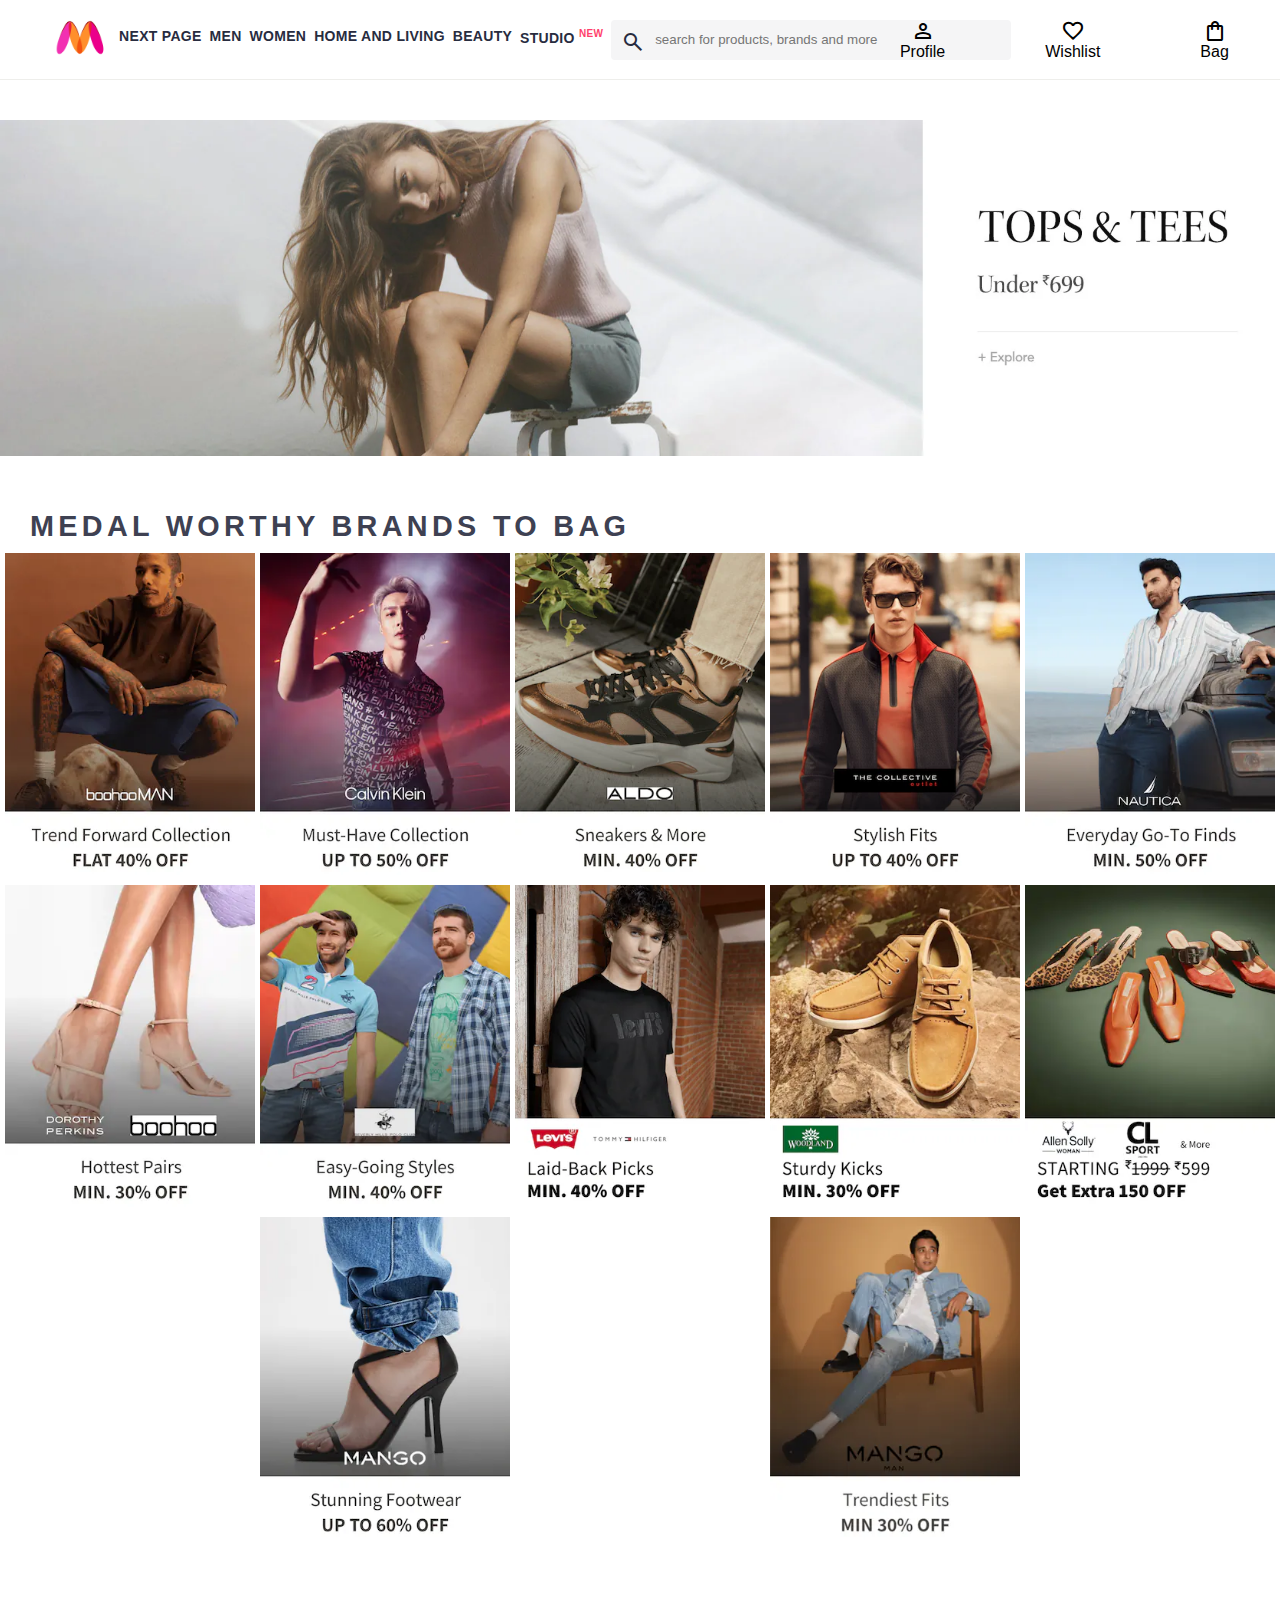
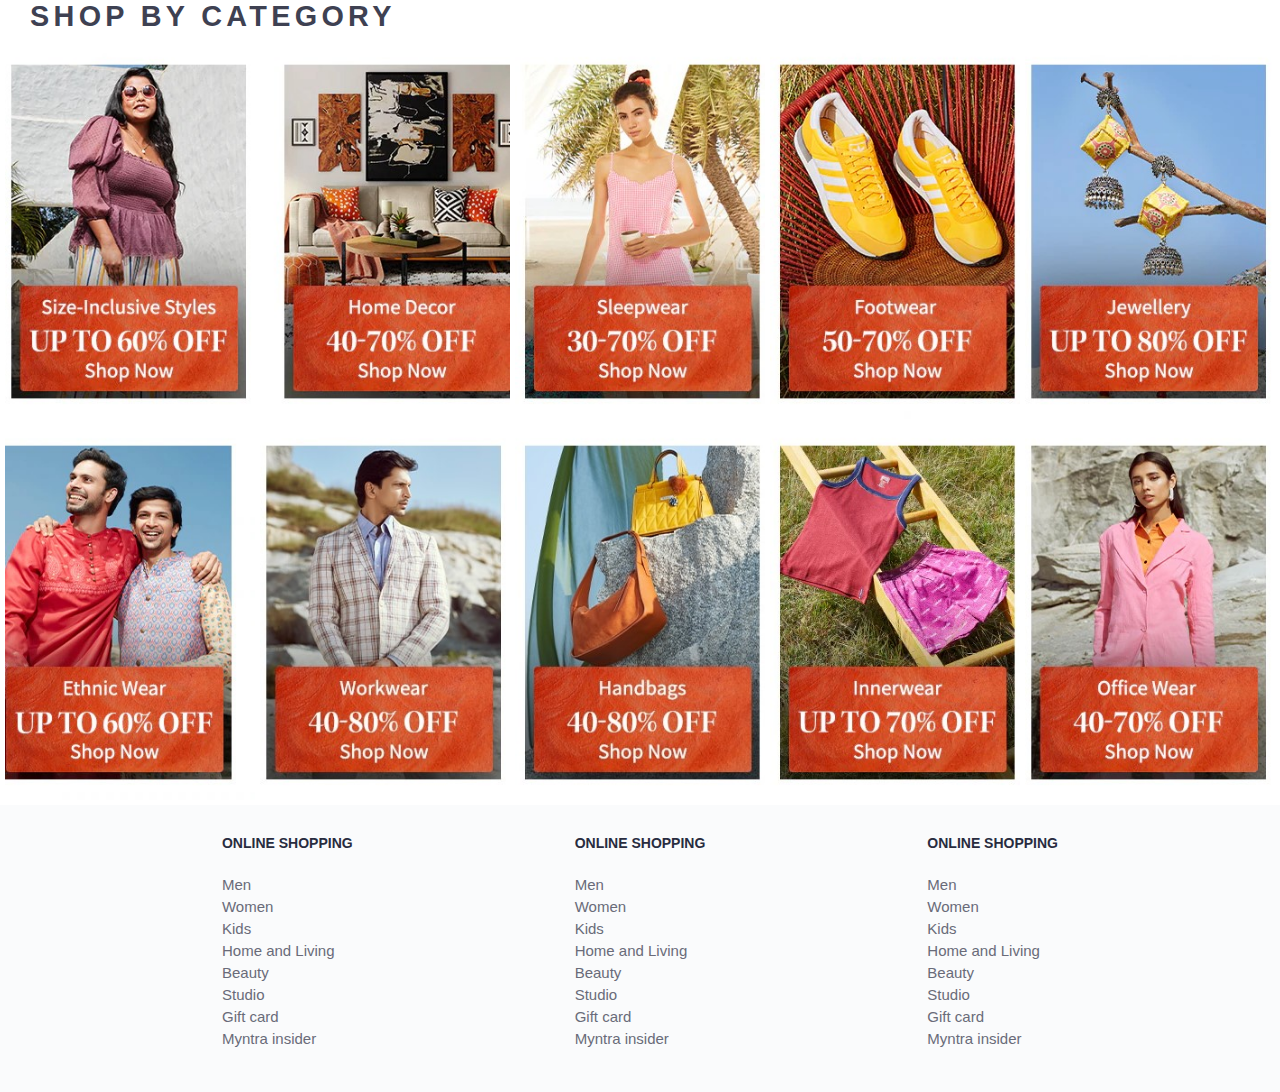
<file: Myntra/index.html>
<!DOCTYPE html>
<html lang="en">
  <head>
    <meta charset="UTF-8" />
    <meta name="viewport" content="width=device-width, initial-scale=1.0" />
    <title>Myntra</title>
    <link rel="stylesheet" href="index.css" />
    <link
      rel="stylesheet"
      href="https://fonts.googleapis.com/css2?family=Material+Symbols+Outlined:opsz,wght,FILL,GRAD@20..48,100..700,0..1,-50..200"
    />
  </head>
  <body>
    <header>
      <div class="logo_container">
        <a href="#"
          ><img
            src="Images/myntra_logo.webp"
            alt="myntra-logo"
            class="myntra_home"
        /></a>
      </div>
      <nav class="navbar">
        <a href="index2.html">Next Page</a>
        <a href="#">Men</a>
        <a href="#">Women</a>
        <a href="#">Home and Living</a>
        <a href="#">Beauty</a>
        <a href="#">Studio <sup>New</sup></a>
      </nav>
      <div class="search_bar">
        <span class="material-symbols-outlined search_icon"> search </span>
        <input
          type="text"
          placeholder="search for products, brands and more"
          class="search_input"
        />
      </div>
      <div class="action_bar">
        <div class="action_container">
          <span class="material-symbols-outlined action_icon"> person </span>
          <span class="action_name">Profile</span>
        </div>
        <div class="action_container">
          <span class="material-symbols-outlined action_icon"> favorite </span>
          <span class="action_name">Wishlist</span>
        </div>
        <div class="action_container">
          <span class="material-symbols-outlined action_icon">
            shopping_bag
          </span>
          <span class="action_name">Bag</span>
        </div>
      </div>
    </header>
    <main>
      <div class="banner_container">
        <img src="Images/banner.jpg" alt="main_banner" class="image_banner" />
      </div>
      <div class="category_heading">medal worthy brands to bag</div>
      <div class="category_items">
        <a href="#"
          ><img src="Images/anither/1.png" alt="sale_item" class="sale_item"
        /></a>
        <a href="#"
          ><img src="Images/anither/2.png" alt="sale_item" class="sale_item"
        /></a>
        <a href="#"
          ><img src="Images/anither/3.png" alt="sale_item" class="sale_item"
        /></a>
        <a href="#"
          ><img src="Images/anither/4.png" alt="sale_item" class="sale_item"
        /></a>
        <a href="#"
          ><img src="Images/anither/5.png" alt="sale_item" class="sale_item"
        /></a>
        <a href="#"
          ><img src="Images/anither/6.png" alt="sale_item" class="sale_item"
        /></a>
        <a href="#"
          ><img src="Images/anither/7.png" alt="sale_item" class="sale_item"
        /></a>
        <a href="#"
          ><img src="Images/anither/8.png" alt="sale_item" class="sale_item"
        /></a>
        <a href="#"
          ><img src="Images/anither/9.png" alt="sale_item" class="sale_item"
        /></a>
        <a href="#"
          ><img src="Images/anither/10.png" alt="sale_item" class="sale_item"
        /></a>
        <a href="#"
          ><img src="Images/anither/11.png" alt="sale_item" class="sale_item"
        /></a>
        <a href="#"
          ><img src="Images/anither/12.png" alt="sale_item" class="sale_item"
        /></a>
      </div>

      <div class="category_heading">shop by category</div>
      <div class="category_items">
        <a href="#"
          ><img src="Images/Categories/1.jpg "   alt="sale_item" class="sale_item"
        /></a>
        <a href="#"
          ><img src="Images/Categories/2.jpg" alt="sale_item" class="sale_item"
        /></a>
        <a href="#"
          ><img src="Images/Categories/3.jpg" alt="sale_item" class="sale_item"
        /></a>
        <a href="#"
          ><img src="Images/Categories/4.jpg" alt="sale_item" class="sale_item"
        /></a>
        <a href="#"
          ><img src="Images/Categories/5.jpg" alt="sale_item" class="sale_item"
        /></a>
        <a href="#"
          ><img src="Images/Categories/6.jpg" alt="sale_item" class="sale_item"
        /></a>
        <a href="#"
          ><img src="Images/Categories/7.jpg" alt="sale_item" class="sale_item"
        /></a>
        <a href="#"
          ><img src="Images/Categories/8.jpg" alt="sale_item" class="sale_item"
        /></a>
        <a href="#"
          ><img src="Images/Categories/9.jpg" alt="sale_item" class="sale_item"
        /></a>
        <a href="#"
          ><img src="Images/Categories/10.jpg" alt="sale_item" class="sale_item"
        /></a>
      </div>
    </main>
    <footer>
        <div class="footer_container">
            <div class="footer_column">
                <h3>ONLINE SHOPPING</h3>
                <a href="#">Men</a>
                <a href="#">Women</a>
                <a href="#">Kids</a>
                <a href="#">Home and Living</a>
                <a href="#">Beauty</a>
                <a href="#">Studio</a>
                <a href="#">Gift card</a>
                <a href="#">Myntra insider</a>
            </div>

            <div class="footer_column">
                <h3>ONLINE SHOPPING</h3>
                <a href="#">Men</a>
                <a href="#">Women</a>
                <a href="#">Kids</a>
                <a href="#">Home and Living</a>
                <a href="#">Beauty</a>
                <a href="#">Studio</a>
                <a href="#">Gift card</a>
                <a href="#">Myntra insider</a>
            </div>

            <div class="footer_column">
                <h3>ONLINE SHOPPING</h3>
                <a href="#">Men</a>
                <a href="#">Women</a>
                <a href="#">Kids</a>
                <a href="#">Home and Living</a>
                <a href="#">Beauty</a>
                <a href="#">Studio</a>
                <a href="#">Gift card</a>
                <a href="#">Myntra insider</a>
            </div>
        </div>
    </footer>
  </body>
</html>
</file>
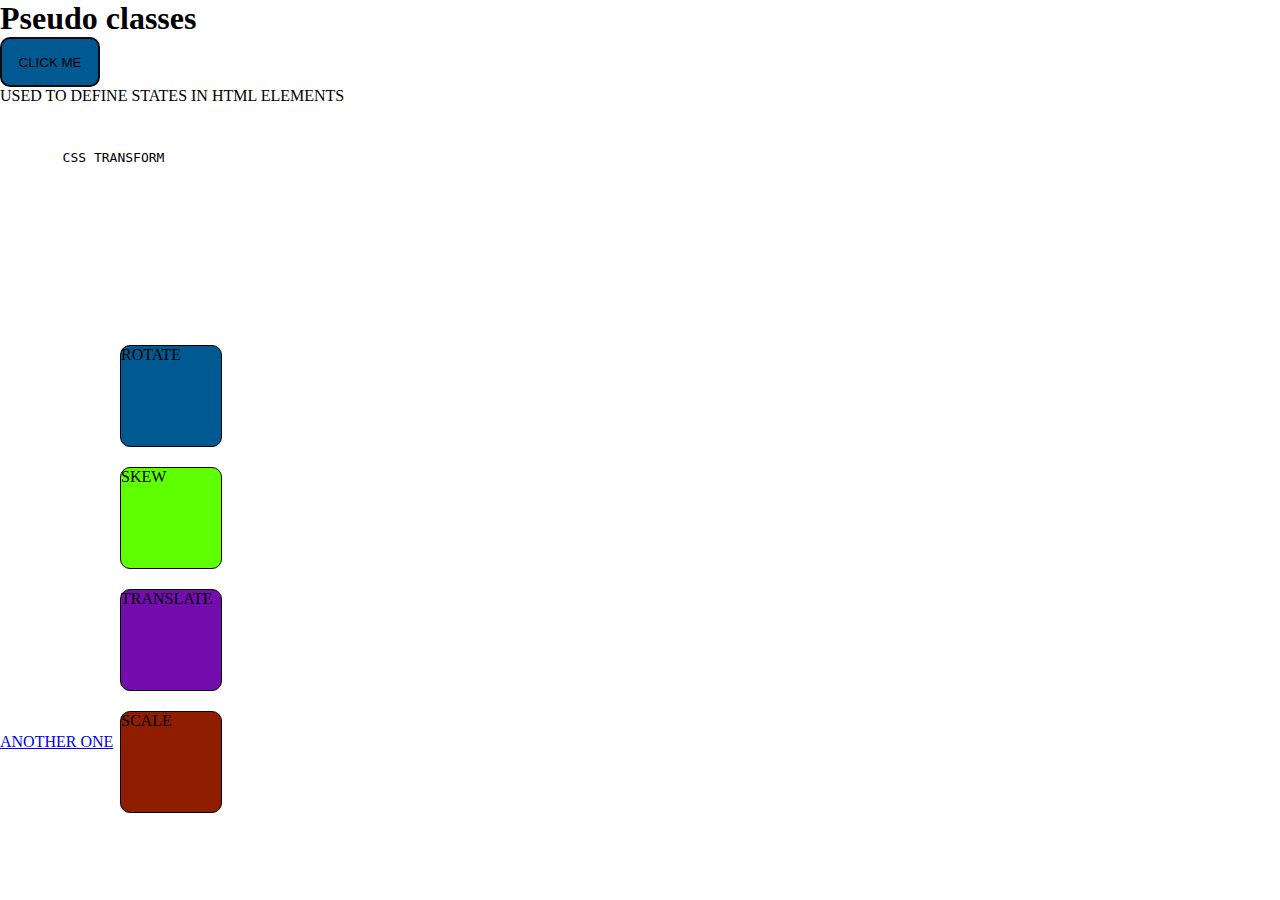
<file: index10.html>
<!DOCTYPE html>
<html lang="en">
<head>
    <meta charset="UTF-8">
    <meta name="viewport" content="width=device-width, initial-scale=1.0">
    <title>Document</title>
    <style>
        *{
            margin: 0;
            padding: 0;
        }
        button {
            background-color: #005990;
            border: 2px solid rgb(12, 10, 10);
            border-radius: 10px;
/* 
            transition-property: all;
            transition-duration: 0.5s;
            transition-timing-function: steps(5);
            transition-delay: 0s; */


            transition: all 0.5s steps(3) 0s;
        }

        button:hover {
            background-color: aliceblue;
            box-shadow: 5px 5px 10px 1px;
            cursor: pointer;
        }

        button:active {
            background-color: #005990;
        }

        .box {
            width: 100px;
            height: 100px;
            border: 1px solid black;
            border-radius: 10px;
            margin: 20px;
            position: relative;
            top: 100px;
            left: 100px;
        }

        #box1 {
            background-color: #005990;
        }
        
        #box2 {
            background-color: #5eff00;
        }

        #box3 {
            background-color: #730dad;
        }

        #box4 {
            background-color: #901d00;
        }

        #box1:hover{
            transform: rotate(90deg);
            transition: all 0.5s ease-in-out 0s;
        }


        #box4:hover{
            transform: scale(0.5);
            transition: all 0.4s ease-in-out;
        }
        
        #box2:hover{
            transform: skew(90deg);
            transition: all 0.4s ease-in-out;
        }
        
        #box3:hover{
            transform: translate(50px, 50px);
            transition: all 0.4s ease-in-out;
        }
    </style>
</head>
<body>
    <h1>Pseudo classes</h1>

    <button style="height: 50px; width: 100px;">CLICK ME</button>
    <p>USED TO DEFINE STATES IN HTML ELEMENTS</p>


    <pre>
        
        
        
        CSS TRANSFORM



    </pre>

    

    <div id="box1" class="box">ROTATE</div>
    <div id="box2" class="box">SKEW</div>
    <div id="box3" class="box">TRANSLATE</div>
    <div id="box4" class="box">SCALE</div>



    <a href="index11.html">ANOTHER ONE</a>

</body>
</html>
</file>
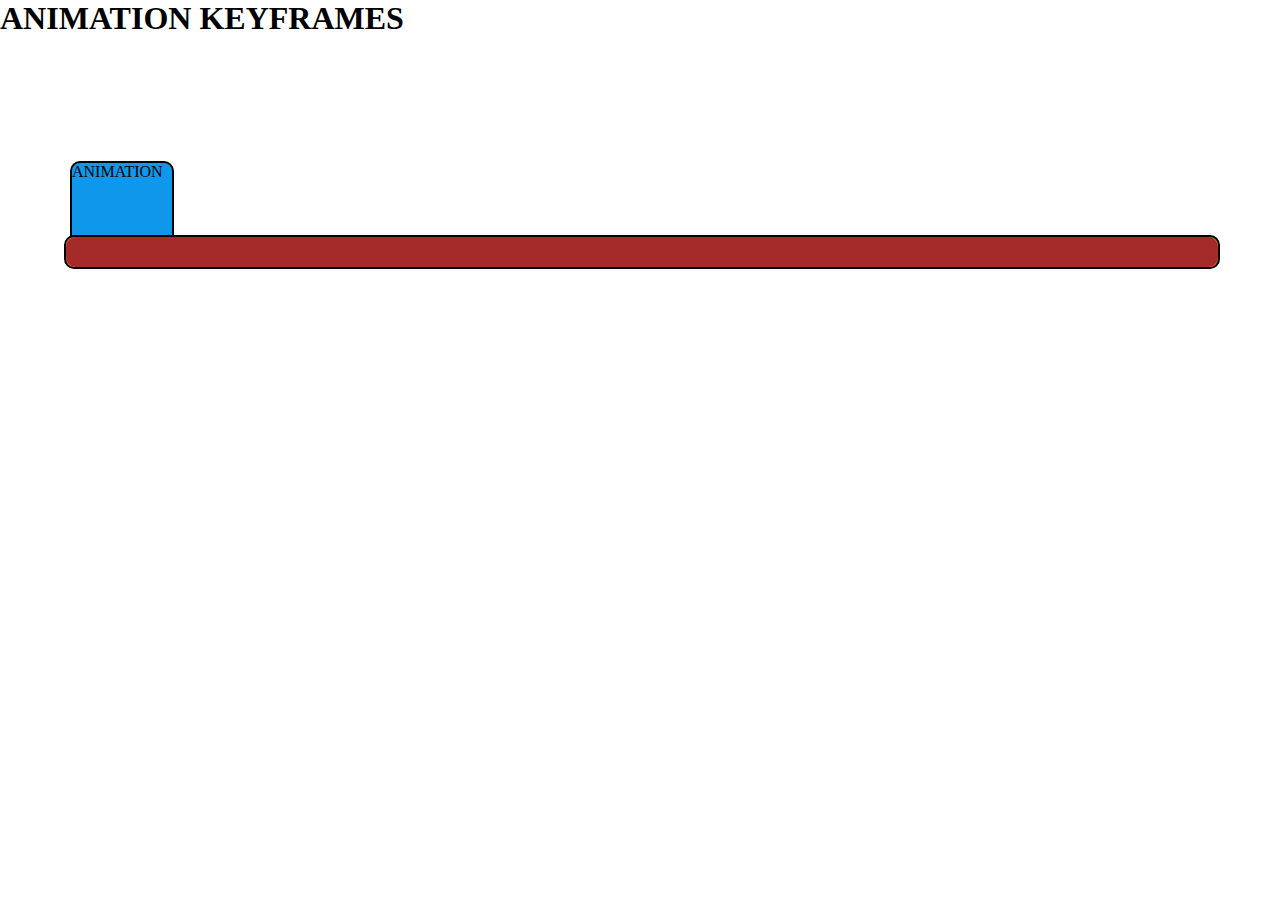
<file: index11.html>
<!DOCTYPE html>
<html lang="en">
<head>
    <meta charset="UTF-8">
    <meta name="viewport" content="width=device-width, initial-scale=1.0">
    <title>Document</title>
    <style>
        *{
            margin: 0;
            padding: 0;
        }

        .box {
            width: 100px;
            height: 100px;
            border: 2px solid black;
            border-radius: 10px;
            margin: 20px;
            position: relative;
            top: 50px;
            left: 50px;


            animation-name: towardsRight;
            animation-duration: 1s;
            animation-timing-function: ease-in-out;
            animation-delay: 0s;
            animation-iteration-count: infinite;
            animation-direction: alternate;
        }

        #box1 {
            background-color: #0f97ec;
        }

        #progress {
            height: 30px;
            width: 90%;
            background-color: chocolate;
            border: 2px solid black;
            border-radius: 10px;
            position: relative;
            left: 5%;
        }

        #bar {
            background-color: brown;
            height: 100%;
            border-radius: 10px;


            animation: progressBar 3s;
        }

        @keyframes towardsRight {
            /* from{
                left: 10px;
            }
            to{
                left: 200px;
            } */

            0% {
                left: 100px;
                z-index: 10;
            }
            50% {
                top: 200px;
            }
            100%{
                right: 100px;
                position: relative;
            }
        }

        @keyframes progressBar {
            0% {
                width: 0%;
            }
            50% {
                width: 50%;
            }
            90%{
                width: 20%;
            }
            100%{
                width: 100%;
            }
        }
    </style>
</head>
<body>
    <h1>ANIMATION KEYFRAMES</h1>
<br>
<br>
<br>
    <div id="box1" class="box">ANIMATION</div>
    <div id="progress">
        <div id="bar"></div>
    </div>
</body>
</html>
</file>
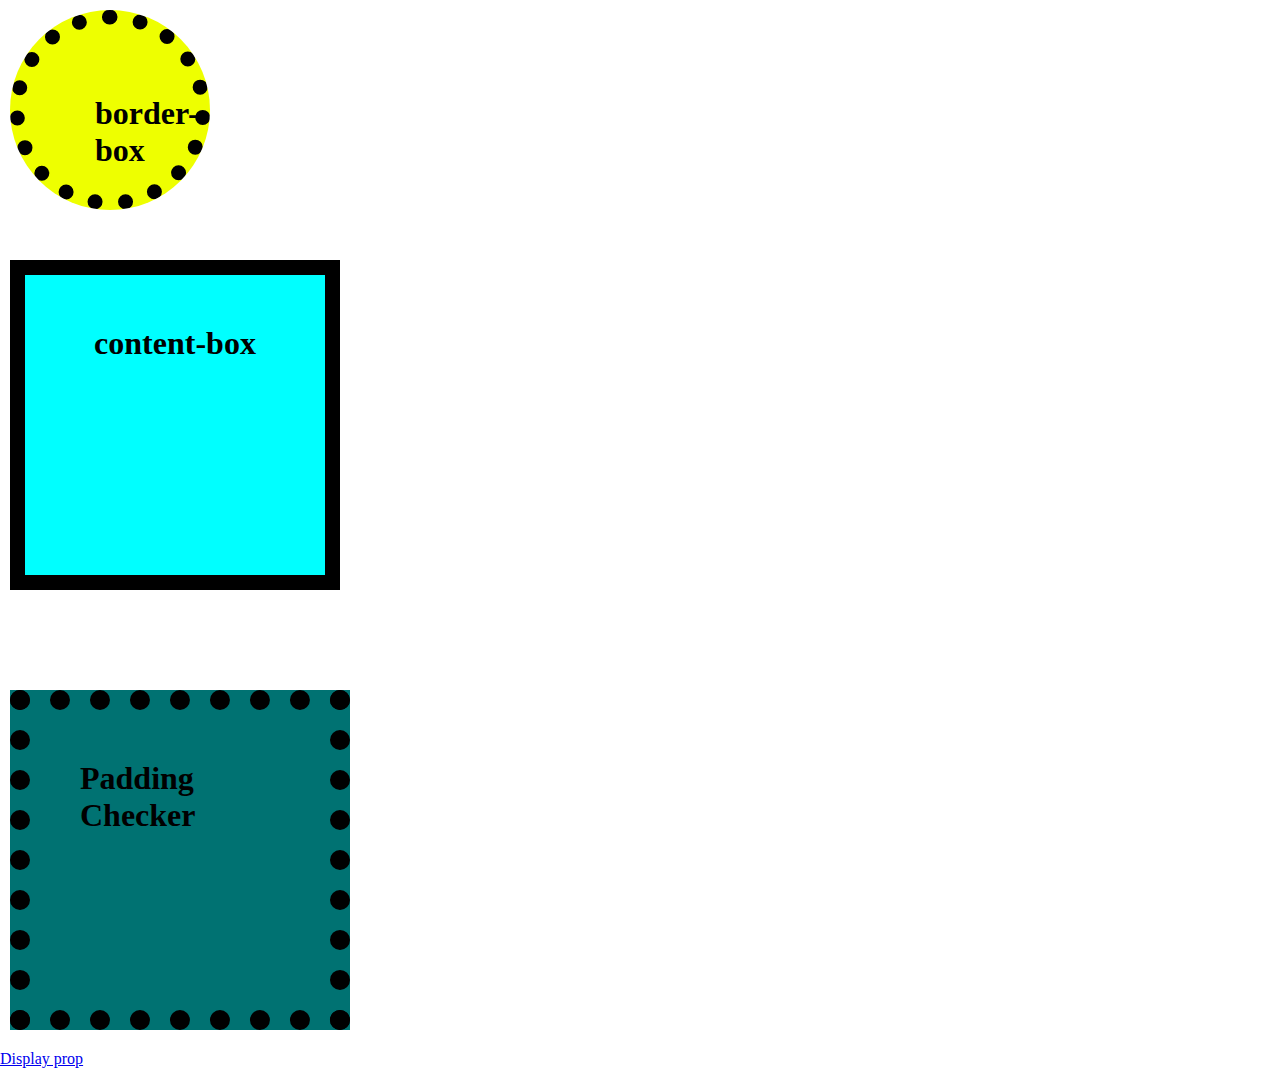
<file: index2.html>
<!DOCTYPE html>
<html lang="en">
<head>
    <meta charset="UTF-8">
    <meta name="viewport" content="width=device-width, initial-scale=1.0">
    <title>Box model</title>
    <style>
        *{
            margin: 0;
            padding: 0;
        }
        #main_container {
            background-color: rgb(238, 255, 0);
            width: 200px;
            height: 200px;
            padding: 70px;
            margin: 10px 10px 50px 10px;
            text-align: center;
            border: 15px dotted black;
            box-sizing: border-box;
            border-radius: 200px;
        }
        #main_container2 {
            background-color: aqua;
            width: 200px;
            height: 200px;
            padding: 50px;
            margin: 10px 10px 50px 10px;
            text-align: center;
            border: 15px solid black;
            /* border-radius: 200px; */
            box-sizing: content-box;
        }
        #container {
            background-color: rgb(0, 114, 114);
            width: 200px;
            height: 200px;
            padding: 50px;
            margin: 100px 10px 20px 10px;
            border: 20px dotted black;
            /* border-radius: 20px; */
        }
    </style>
</head>
<body>
    <div id="main_container">
        <h1>border-box</h1>
    </div>
    <div id="main_container2">
        <h1>content-box</h1>
    </div>
    <div id="container">
        <h1>Padding Checker</h1>
    </div>

    <a href="index3.html">Display prop</a>

</body>
</html>
</file>
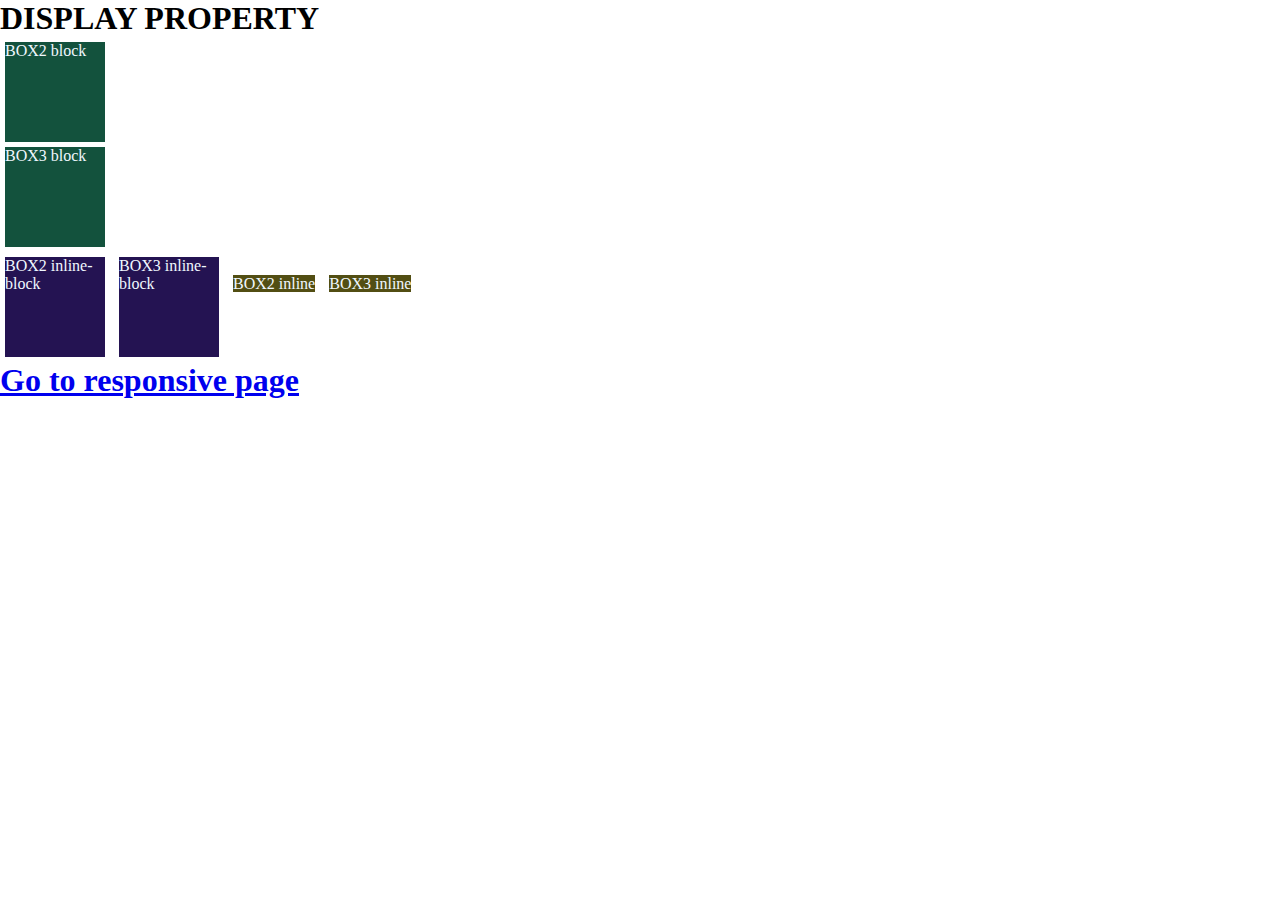
<file: index3.html>
<!DOCTYPE html>
<html lang="en">
<head>
    <meta charset="UTF-8">
    <meta name="viewport" content="width=device-width, initial-scale=1.0">
    <title>Document</title>
    <style>
        * {
            margin: 0;
            padding: 0;
        }
        .box {
            height: 100px;
            width: 100px;
            background-color: rgb(19, 82, 61);
            margin: 5px;
            color: aliceblue;
            display: block;
        }
        .box1 {
            height: 100px;
            width: 100px;
            background-color: rgb(82, 78, 19);
            margin: 5px;
            color: aliceblue;
            display: inline;
        }
        .box2 {
            height: 100px;
            width: 100px;
            background-color: rgb(36, 19, 82);
            margin: 5px;
            color: aliceblue;
            display: inline-block;
        }

        #box1 {
            display: none;
        }
    </style>
</head>
<body>
    <h1>DISPLAY PROPERTY</h1>
    
    <div id="box1" class="box">BOX1 block</div>
    <div id="box2" class="box">BOX2 block</div>
    <div id="box3" class="box">BOX3 block</div>
    <div id="box1" class="box2">BOX1 inline-block</div>
    <div id="box2" class="box2">BOX2 inline-block</div>
    <div id="box3" class="box2">BOX3 inline-block</div>
    <div id="box1" class="box1">BOX1 inline</div>
    <div id="box2" class="box1">BOX2 inline</div>
    <div id="box3" class="box1">BOX3 inline</div>



    <h1>
        <a href="index4.html">Go to responsive page</a>
    </h1>
</body>
</html>
</file>
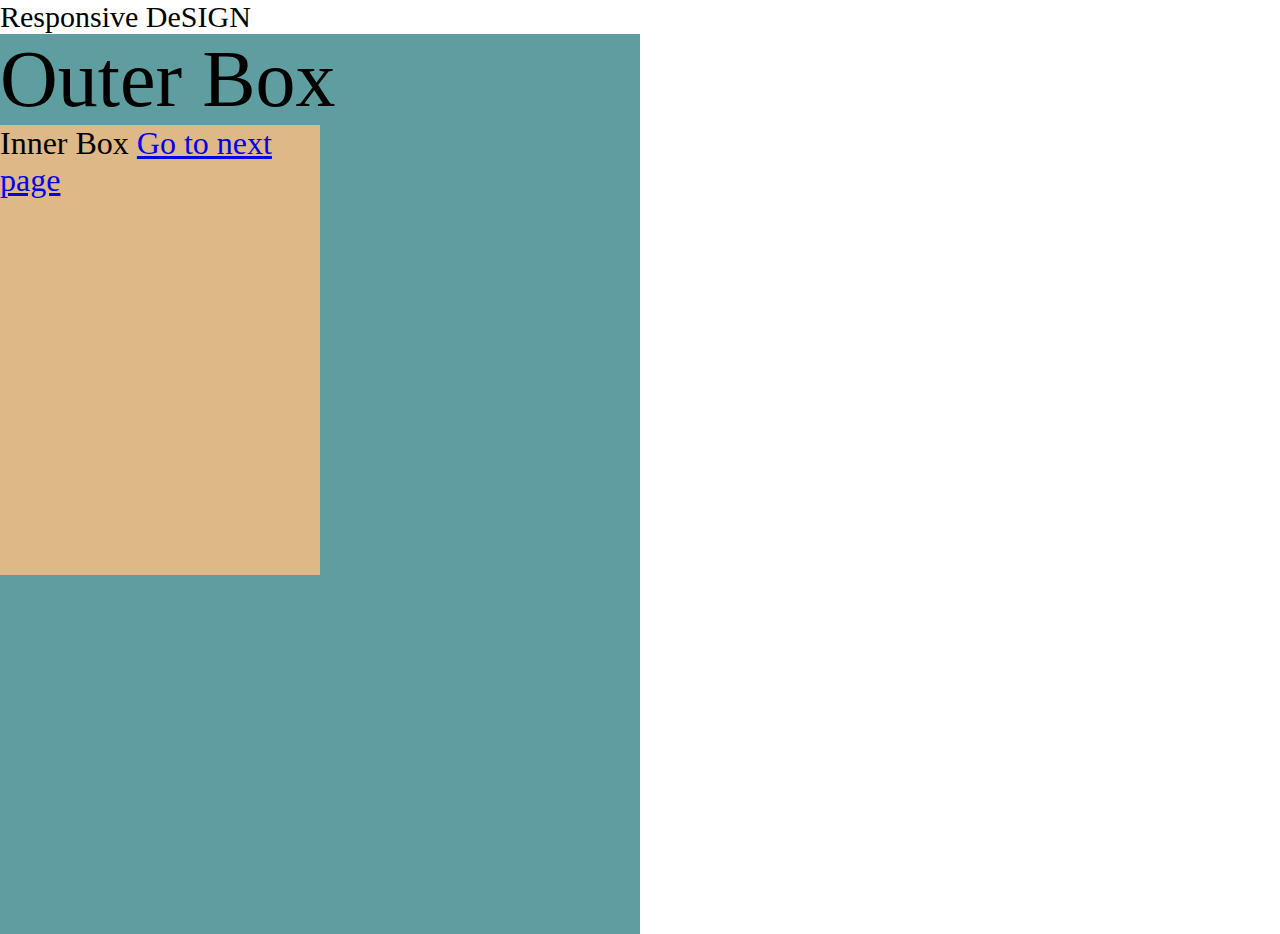
<file: index4.html>
<!DOCTYPE html>
<html lang="en">
<head>
    <meta charset="UTF-8">
    <meta name="viewport" content="width=device-width, initial-scale=1.0">
    <title>Document</title>
    <style>

        * {
            margin: 0;
            padding: 0;
            
        }
        body {
            font-size: 30px;
        }
        #bigBox{
            height: 100vh;
            width: 50vw;
            background-color: cadetblue;
            font-size: 5rem;
        }

        #smallBox {
            height: 50%;
            width: 50%;
            background-color: burlywood;
            font-size: 2rem;
        }
    </style>
</head>
<body>
    Responsive DeSIGN

    <!-- <iframe src="https://www.wikipedia.org/" height="400px" width="500px"></iframe> -->


    <div id="bigBox">
            Outer Box       
        <div id="smallBox">
            Inner Box
            <a href="index5.html">Go to next page</a>
        </div>
    </div>
</body>
</html>
</file>
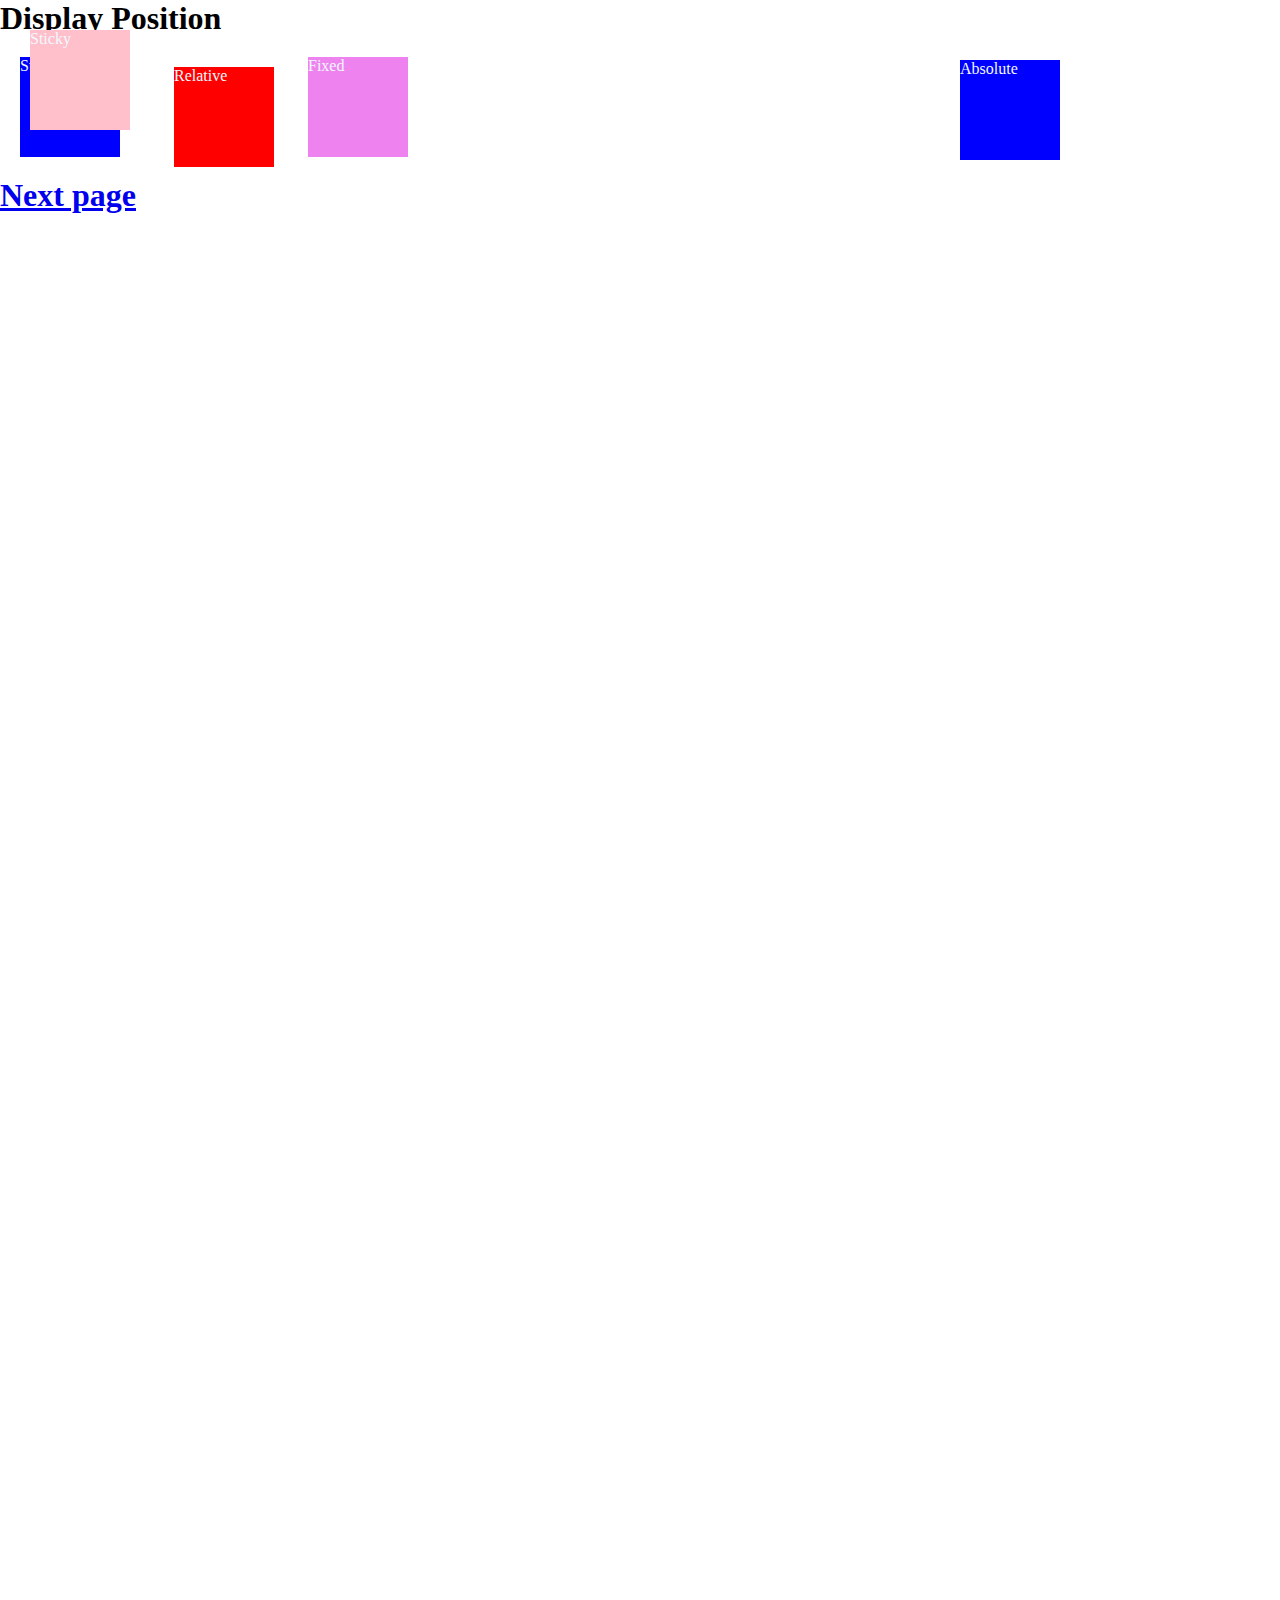
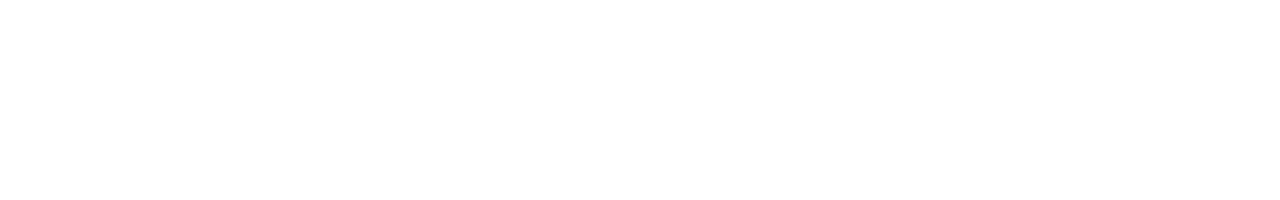
<file: index5.html>
<!DOCTYPE html>
<html lang="en">
<head>
    <meta charset="UTF-8">
    <meta name="viewport" content="width=device-width, initial-scale=1.0">
    <title>Document</title>
    <style>

        *{
            margin: 0;
            padding: 0;
        }
        body {
            height: 200vh;
        }
        div {
            width: 100px;
            height: 100px;
            background-color: blue;
            margin: 20px;
            display: inline-block;
            color: aliceblue;
        }

        #div1 {
            position: static;
        }

        #div2 {
            position: relative;
            top: 10px;
            left: 10px;
            background-color: red;
        }
        #div3 {
            position: absolute;
            top: 40px;
            right: 200px;
            z-index: 10;
        }
        #div4 {
            position: fixed;
            top: 10px;
            left: 10px;
            background-color: pink;
        }
        #div5 {
            position: sticky;
            top: 10px;
            left: 10px;
            background-color: violet;
        }
    </style>
</head>
<body>
    <h1>Display Position</h1>
    
    <div id="div1">Static</div>
    <div id="div2">Relative</div>
    <div id="div3">Absolute</div>
    <div id="div4">Sticky</div>
    <div id="div5">Fixed</div>

    <h1><a href="index6.html">Next page</a></h1>
    
</body>
</html>
</file>
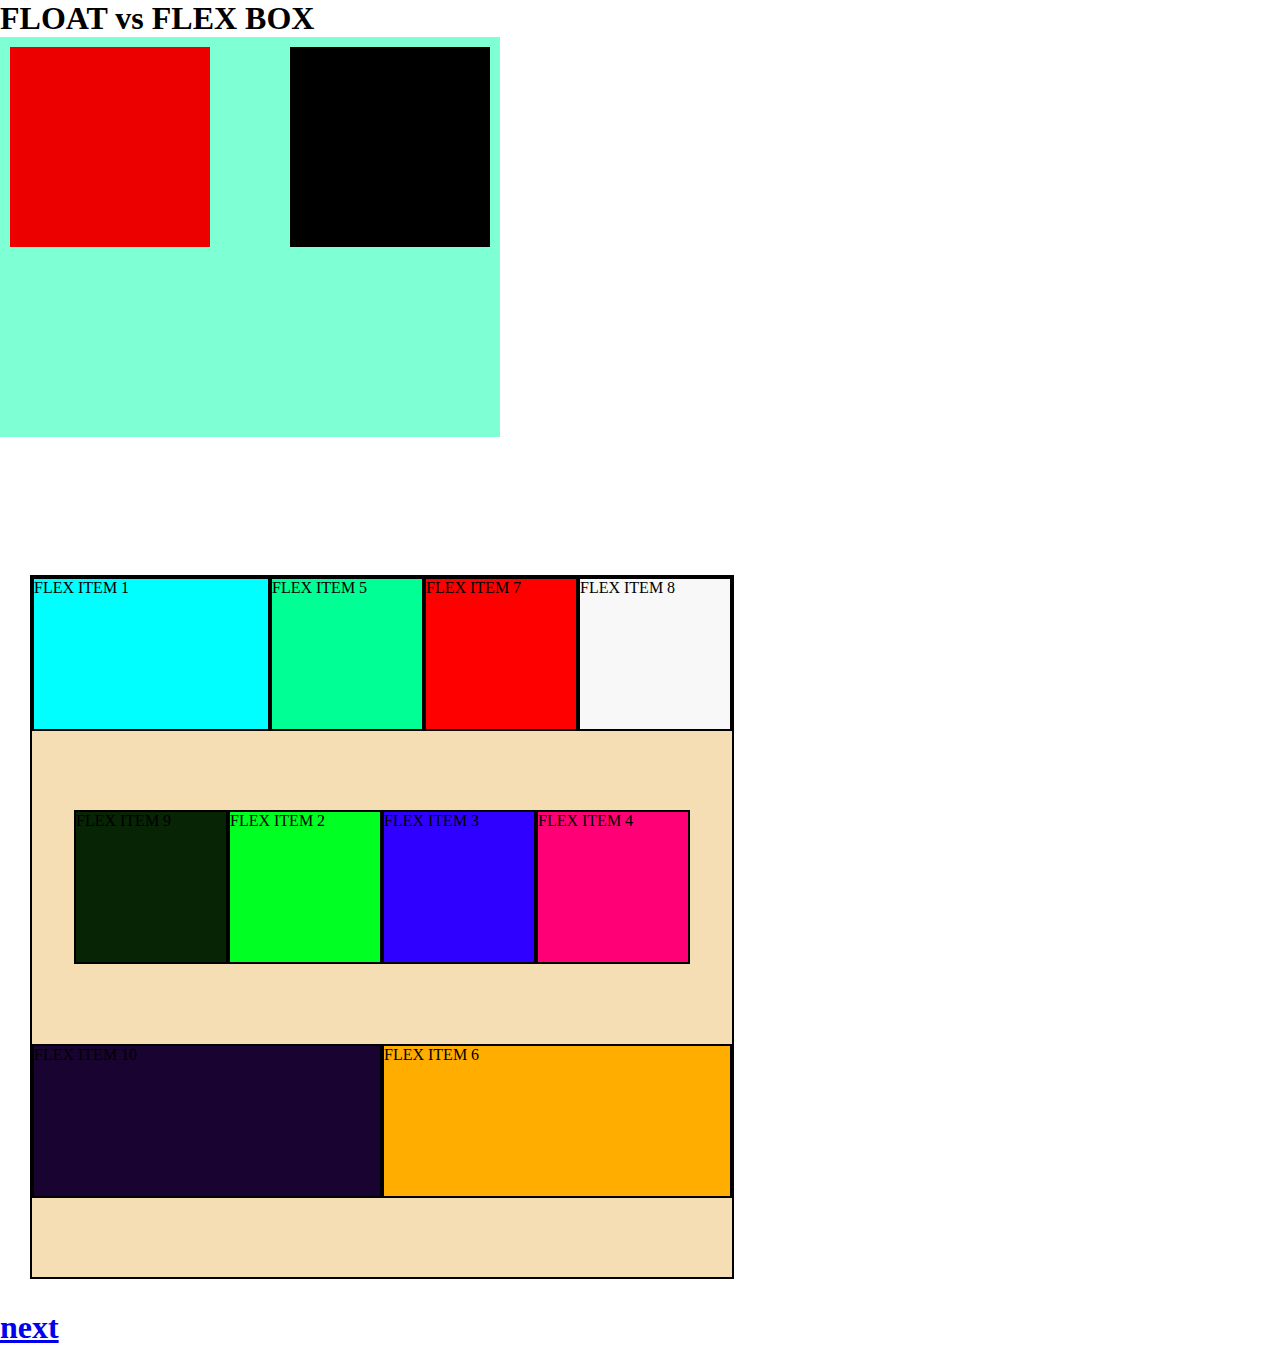
<file: index6.html>
<!DOCTYPE html>
<html lang="en">
<head>
    <meta charset="UTF-8">
    <meta name="viewport" content="width=device-width, initial-scale=1.0">
    <title>Document</title>
    <style>
        *{
            margin: 0;
            padding: 0;
        }
        .container {
            height: 400px;
            width: 500px;
            background-color: aquamarine;
        }
        #div1 {
            height: 200px;
            width: 200px;
            background-color: black;
            float: inline-end;
            margin: 10px;
        }
        #div2 {
            height: 200px;
            width: 200px;
            background-color: rgb(236, 0, 0);
            float: left;
            margin: 10px;
        }
        .main{
            height: 700px;
            width: 700px;
            /* width: 300px; for flex shrink  */
            background-color: wheat;
            border: 2px solid black;
            margin: 30px;
            display: flex;
            justify-content: center;
            flex-shrink: 0;
            /* align-items: center; */
            /* align-content: start; */
            flex-wrap: wrap;
        }
        #box1 {
            height: 150px;
            width: 150px;
            background-color: aqua;
            border: 2px solid black;
            flex-grow: 2;
            order: 1;
        }
        #box2 {
            height: 150px;
            width: 150px;
            background-color: rgb(0, 255, 34);
            border: 2px solid black;
            /* flex-shrink: 0; */
            order: 6;
        }
        #box3 {
            height: 150px;
            width: 150px;
            background-color: rgb(47, 0, 255);
            border: 2px solid black;
            order: 7;
        }
        #box4 {
            height: 150px;
            width: 150px;
            background-color: rgb(255, 0, 119);
            border: 2px solid black;
            /* align-self: center; */
            order: 8;
        }
        #box5 {
            height: 150px;
            width: 150px;
            background-color: rgb(0, 255, 149);
            border: 2px solid black;
            order: 2;
        }
        #box6 {
            height: 150px;
            width: 150px;
            background-color: rgb(255, 174, 0);
            border: 2px solid black;
            flex-grow: 1;
            order: 10;
        }
        #box7 {
            height: 150px;
            width: 150px;
            background-color: rgb(255, 0, 0);
            border: 2px solid black;
            order: 3;
        }
        #box8 {
            height: 150px;
            width: 150px;
            background-color: rgb(248, 248, 248);
            border: 2px solid black;
            order: 4;
        }
        #box9 {
            height: 150px;
            width: 150px;
            background-color: rgb(7, 36, 5);
            border: 2px solid black;
            order: 5;
        }
        #box10 {
            height: 150px;
            width: 150px;
            background-color: rgb(25, 4, 49);
            border: 2px solid black;
            flex-grow: 1;
            order: 9 ;
        }
    </style>
</head>
<body>
    <h1>FLOAT vs FLEX BOX</h1>

    <div class="container">
        <div id="div1"></div>
        <div id="div2"></div>
    </div>



    <br>
    <br>
    <br>
    <br>
    <br>
    <br>



    <div class="main">
        <div id="box1">FLEX ITEM 1</div>
        <div id="box2">FLEX ITEM 2</div>
        <div id="box3">FLEX ITEM 3</div>
        <div id="box4">FLEX ITEM 4</div>
        <div id="box5">FLEX ITEM 5</div>
        <div id="box6">FLEX ITEM 6</div>
        <div id="box7">FLEX ITEM 7</div>
        <div id="box8">FLEX ITEM 8</div>
        <div id="box9">FLEX ITEM 9</div>
        <div id="box10">FLEX ITEM 10</div>
    </div>

    <h1><a href="index7.html">next</a></h1>
</body>
</html>
</file>
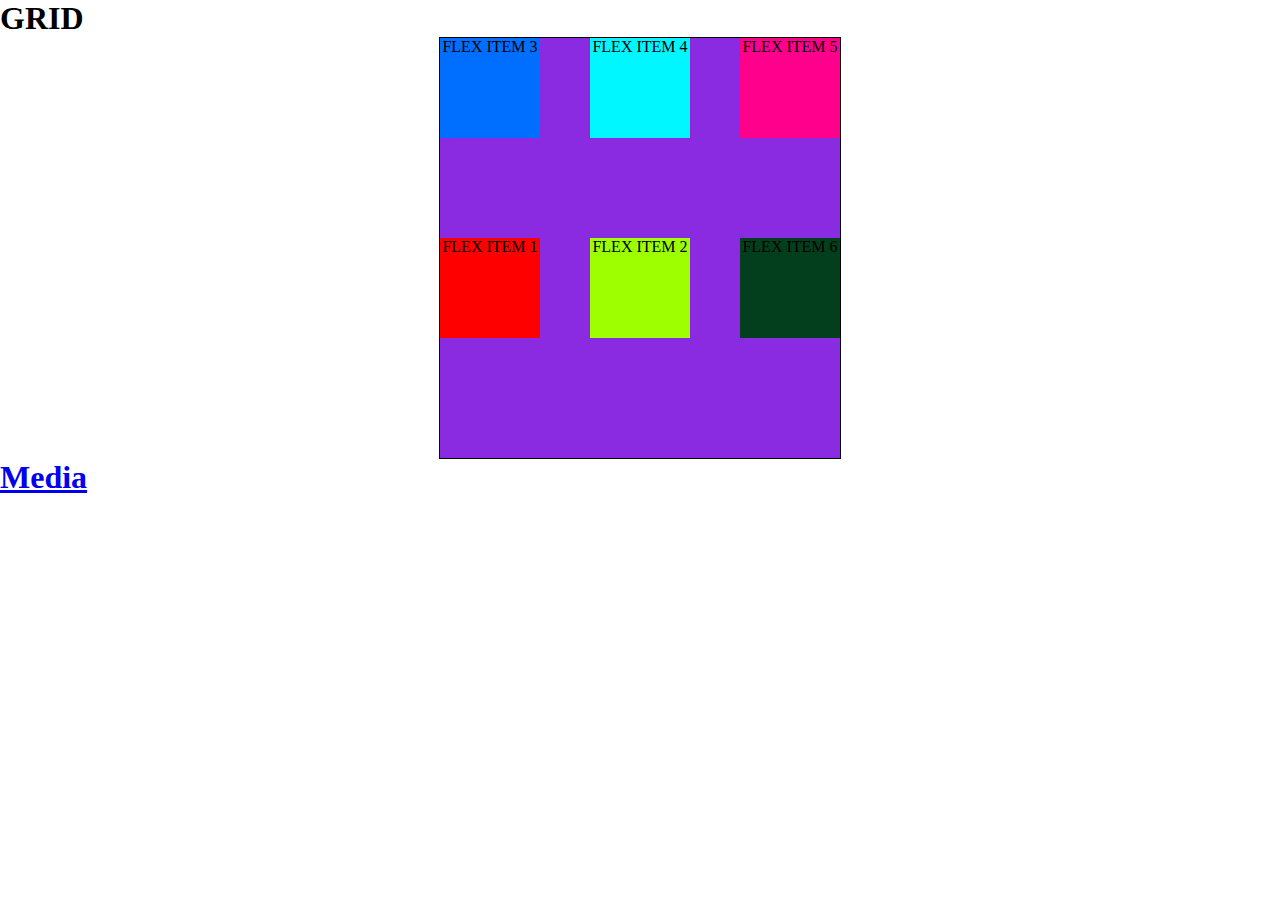
<file: index7.html>
<!DOCTYPE html>
<html lang="en">
<head>
    <meta charset="UTF-8">
    <meta name="viewport" content="width=device-width, initial-scale=1.0">
    <title>Document</title>
    <style>

        * {
            margin: 0;
            padding: 0;
        }
        .main {
            height: 420px;
            width: 400px;
            background-color: blueviolet;
            border: 1px solid black;
            display: grid;
            grid-template-columns: 50px 50px 50px;
            grid-template-rows: 100px 100px;
            /* row-gap: 20px;
            column-gap: 100px; */
            gap: 100px;
        }
        #box1 {
            height: 100px;
            width: 100px;
            background-color: red;
            grid-row:  2/2;
            grid-column: 1/3;
        }
        #box2 {
            height: 100px;
            width: 100px;
            background-color: rgb(157, 255, 0);
            grid-row:  2/2;
            grid-column: 2/3;
        }
        #box3 {
            height: 100px;
            width: 100px;
            background-color: rgb(0, 110, 255);
            grid-row:  1/2;
            grid-column: 1/3;
        }
        #box4 {
            height: 100px;
            width: 100px;
            background-color: rgb(0, 247, 255);
            grid-row:  1/2;
            grid-column: 2/3;
        }
        #box5 {
            height: 100px;
            width: 100px;
            background-color: rgb(255, 0, 140);
            grid-row:  1/2;
            grid-column: 3/3;
        }
        #box6 {
            height: 100px;
            width: 100px;
            background-color: rgb(3, 63, 28);
            grid-row:  2/2;
            grid-column: 3/3;
        }
    </style>
</head>
<body>
    <h1>GRID</h1>
    <center>
        <div class="main">
            <div id="box1">FLEX ITEM 1</div>
            <div id="box2">FLEX ITEM 2</div>
            <div id="box3">FLEX ITEM 3</div>
            <div id="box4">FLEX ITEM 4</div>
            <div id="box5">FLEX ITEM 5</div>
            <div id="box6">FLEX ITEM 6</div>
        </div>
    </center>

    <h1><a href="index8.html">Media</a></h1>
</body>
</html>
</file>
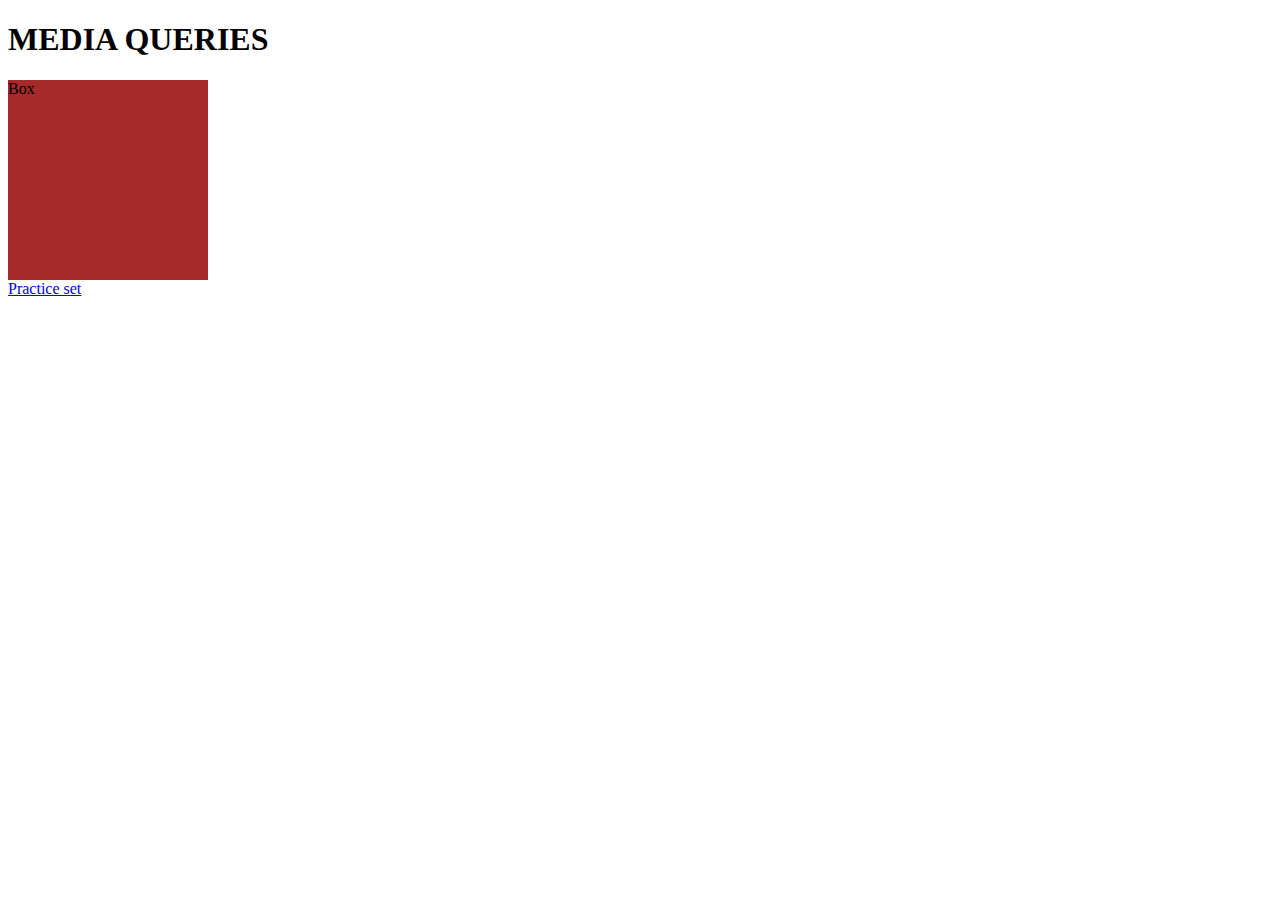
<file: index8.html>
<!DOCTYPE html>
<html lang="en">
<head>
    <meta charset="UTF-8">
    <meta name="viewport" content="width=device-width, initial-scale=1.0">
    <title>Document</title>
    <style>
        .box {
            height: 100px;
            width: 100px;
            background-color: aquamarine;
        }

        @media screen and (min-width: 400px) {
            .box {
                height: 200px;
                width: 200px;
                background-color: brown;
            }
        }

        @media screen and (max-width: 300px) {
            .box {
                height: 300px;
                width: 300px;
                background-color: rgb(165, 42, 155);
            }
        }

        @media screen and (min-width: 300px) and (max-width: 400px){
            .box {
                border-radius: 50%;
            }
        }
    </style>
</head>
<body>
    <h1>MEDIA QUERIES</h1>
    <div class="box">
        Box
    </div>

    <a href="index9.html">Practice set</a>
</body>
</html>
</file>
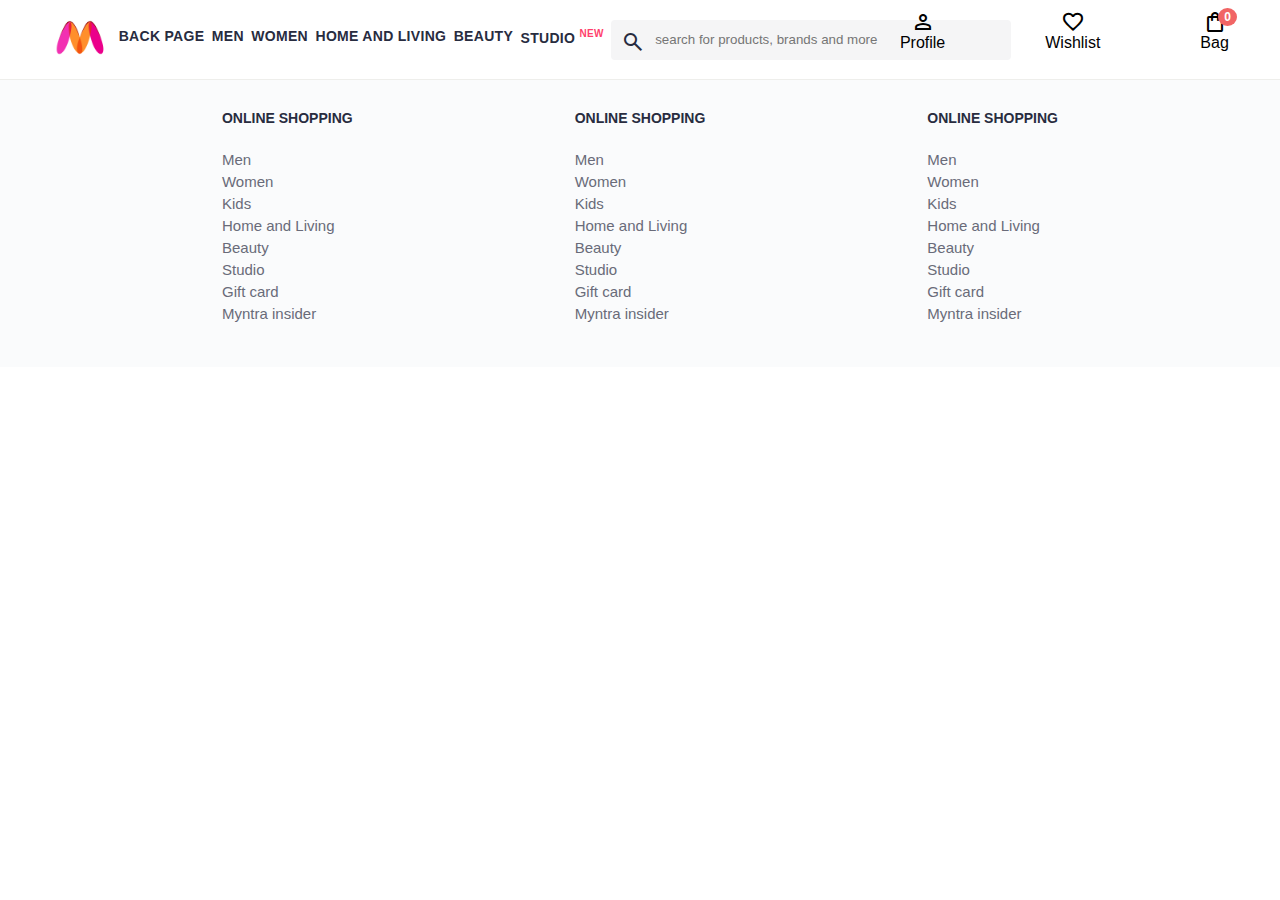
<file: Myntra/index2.html>
<!DOCTYPE html>
<html lang="en">
<head>
    <meta charset="UTF-8">
    <meta name="viewport" content="width=device-width, initial-scale=1.0">
    <title>Document</title>
    <link rel="stylesheet" href="index.css" />
    <link
      rel="stylesheet"
      href="https://fonts.googleapis.com/css2?family=Material+Symbols+Outlined:opsz,wght,FILL,GRAD@20..48,100..700,0..1,-50..200"
    />
</head>
<body>
    <header>
        <div class="logo_container">
          <a href="#"
            ><img
              src="Images/myntra_logo.webp"
              alt="myntra-logo"
              class="myntra_home"
          /></a>
        </div>
        <nav class="navbar">
          <a href="index.html">Back Page</a>
          <a href="#">Men</a>
          <a href="#">Women</a>
          <a href="#">Home and Living</a>
          <a href="#">Beauty</a>
          <a href="#">Studio <sup>New</sup></a>
        </nav>
        <div class="search_bar">
          <span class="material-symbols-outlined search_icon"> search </span>
          <input
            type="text"
            placeholder="search for products, brands and more"
            class="search_input"
          />
        </div>
        <div class="action_bar">
          <div class="action_container">
            <span class="material-symbols-outlined action_icon"> person </span>
            <span class="action_name">Profile</span>
          </div>
          <div class="action_container">
            <span class="material-symbols-outlined action_icon"> favorite </span>
            <span class="action_name">Wishlist</span>
          </div>
          <div class="action_container">
            <span class="material-symbols-outlined action_icon">
              shopping_bag
            </span>
            <span class="action_name">Bag</span>
            <span class="bag_item_count">0</span>
          </div>
        </div>
      </header>
    <main>
        <div style="display: flex; justify-content: center;">
            <div class="itemsContainer">
           
            </div>
        </div>
    </main>
      <footer>
          <div class="footer_container">
              <div class="footer_column">
                  <h3>ONLINE SHOPPING</h3>
                  <a href="#">Men</a>
                  <a href="#">Women</a>
                  <a href="#">Kids</a>
                  <a href="#">Home and Living</a>
                  <a href="#">Beauty</a>
                  <a href="#">Studio</a>
                  <a href="#">Gift card</a>
                  <a href="#">Myntra insider</a>
              </div>
  
              <div class="footer_column">
                  <h3>ONLINE SHOPPING</h3>
                  <a href="#">Men</a>
                  <a href="#">Women</a>
                  <a href="#">Kids</a>
                  <a href="#">Home and Living</a>
                  <a href="#">Beauty</a>
                  <a href="#">Studio</a>
                  <a href="#">Gift card</a>
                  <a href="#">Myntra insider</a>
              </div>
  
              <div class="footer_column">
                  <h3>ONLINE SHOPPING</h3>
                  <a href="#">Men</a>
                  <a href="#">Women</a>
                  <a href="#">Kids</a>
                  <a href="#">Home and Living</a>
                  <a href="#">Beauty</a>
                  <a href="#">Studio</a>
                  <a href="#">Gift card</a>
                  <a href="#">Myntra insider</a>
              </div>
          </div>
      </footer>
      <script src="./js/index2.js"></script>
</body>
</html>
</file>
<file: Myntra/index.css>
* {
  margin: 0;
  padding: 0;
  font-family: Assistant, -apple-system, BlinkMacSystemFont, Segoe UI, Roboto,
    Helvetica, Arial, sans-serif;
  box-sizing: border-box;
}

header {
  display: flex;
  background-color: #ffffff;
  height: 80px;
  justify-content: space-between;
  align-items: center;
  border-bottom: 1px solid #eeeeeb;
}

.myntra_home {
  height: 45px;
}

.logo_container {
  margin-left: 4%;
}

.action_bar {
  margin-right: 4%;
}

.navbar a {
  text-decoration: none;
  font-size: 14px;
  letter-spacing: 0.3px;
  color: #282c3f;
  font-weight: 700;
  text-transform: uppercase;
  padding: 27px 0;
  border-bottom: 5px solid #ffffff;
}

.navbar {
  display: flex;
  min-width: 500px;
  justify-content: space-evenly;
}

.search_bar {
  height: 40px;
  min-width: 400px;
  display: flex;
  align-items: center;
}

.navbar a sup {
  color: #ff3f6c;
  font-size: 10px;
}

.navbar a:hover {
  border-bottom: 4px solid #f54e77;
}

.search_input {
  background-color: #f5f5f6;
  flex-grow: 1;
  height: 40px;
  border: 0;
  border-radius: 0 4px 4px 0;
}

.search_icon {
  box-sizing: content-box;
  height: 20px;
  padding: 10px;
  background-color: #f5f5f6;
  color: #282c3f;
  font-weight: 300;
  border-radius: 4px 0 0 4px;
}

.action_bar {
  display: flex;
  min-width: 200px;
  width: 30%;
  justify-content: flex-end;
  gap: 100px;
}

.action_container {
  display: flex;
  flex-direction: column;
  align-items: center;
}

/* main image/ hero image */
.banner_container {
  margin: 40px 0;
}

.image_banner {
  width: 100%;
}

.category_heading {
  text-transform: uppercase;
  color: #3e4152;
  letter-spacing: 0.15em;
  font-size: 1.8em;
  margin: 50px 0 10px 30px;
  max-height: 5em;
  font-weight: 700;
}

.category_items {
  display: flex;
  flex-wrap: wrap;
  justify-content: space-evenly;
}

.sale_item {
  width: 250px;
}

.footer_container {
  padding: 30px 0px 40px 0px;
  background: #fafbfc;
  display: flex;
  justify-content: space-evenly;
}

.footer_column {
  display: flex;
  flex-direction: column;
}

.footer_column a {
  color: #696b79;
  display: block;
  font-size: 15px;
  text-decoration: none;
  padding-bottom: 5px;
}

.footer_column h3 {
  color: #282c3f;
  font-size: 14px;
  margin-bottom: 25px;
}

/* second page  */

.itemsContainer {
  width: 80%;
  display: flex;
  flex-wrap: wrap;
  justify-content: center;
  align-items: center;
}

.itemContainer {
  width: 250px;
  margin: 10px;
  overflow: hidden;
}

.itemImage {
  height: 200px;
}
.rating {
  font-size: 12px;
  font-weight: 700;
}
.companyName {
  margin-top: 15px;
  font-size: 16px;
  font-weight: 700;
  line-height: 1;
  color: #282c3f;
  margin-bottom: 6px;
  overflow: hidden;
  text-overflow: ellipsis;
  white-space: nowrap;
}
.itemName {
  color: #535766;
  font-size: 14px;
  line-height: 1;
  margin-bottom: 0;
  margin-top: 0;
  overflow: hidden;
  text-overflow: ellipsis;
  white-space: nowrap;
  font-weight: 400;
  display: block;
}
.price {
  margin-top: 10px;
  line-height: 1;
  color: #282c3f;
  white-space: nowrap;
  font-size: 14px;
}
.currentPrice {
  font-weight: 700;
  color: #282c3f;
  font-size: 14px;
}
.originalPrice {
  text-decoration: line-through;
  font-weight: 400;
  color: #282c3f;
  font-size: 12px;
  margin-left: 5px;
}
.discount {
  font-weight: 400;
  font-size: 12px;
  margin-left: 5px;
  color: #ff905a;
}
.addToBag {
  margin-top: 8px;
  font-size: 18px;
  width: 100%;
  background-color: lightgreen;
  border: none;
  padding: 5px 15px;
  border-radius: 10px;
  cursor: pointer;
}


.bag_item_count {
    background-color: #f16565;
    white-space: nowrap;
    text-align: center;
    line-height: 18px;
    padding: 0 6px;
    height: 18px;
    position: relative;
    border-radius: 50%;
    font-size: 12px;
    color: #fff;
    left: 13px;
    top: -44px;
    font-weight: 700;
    cursor: pointer;
}
</file>
